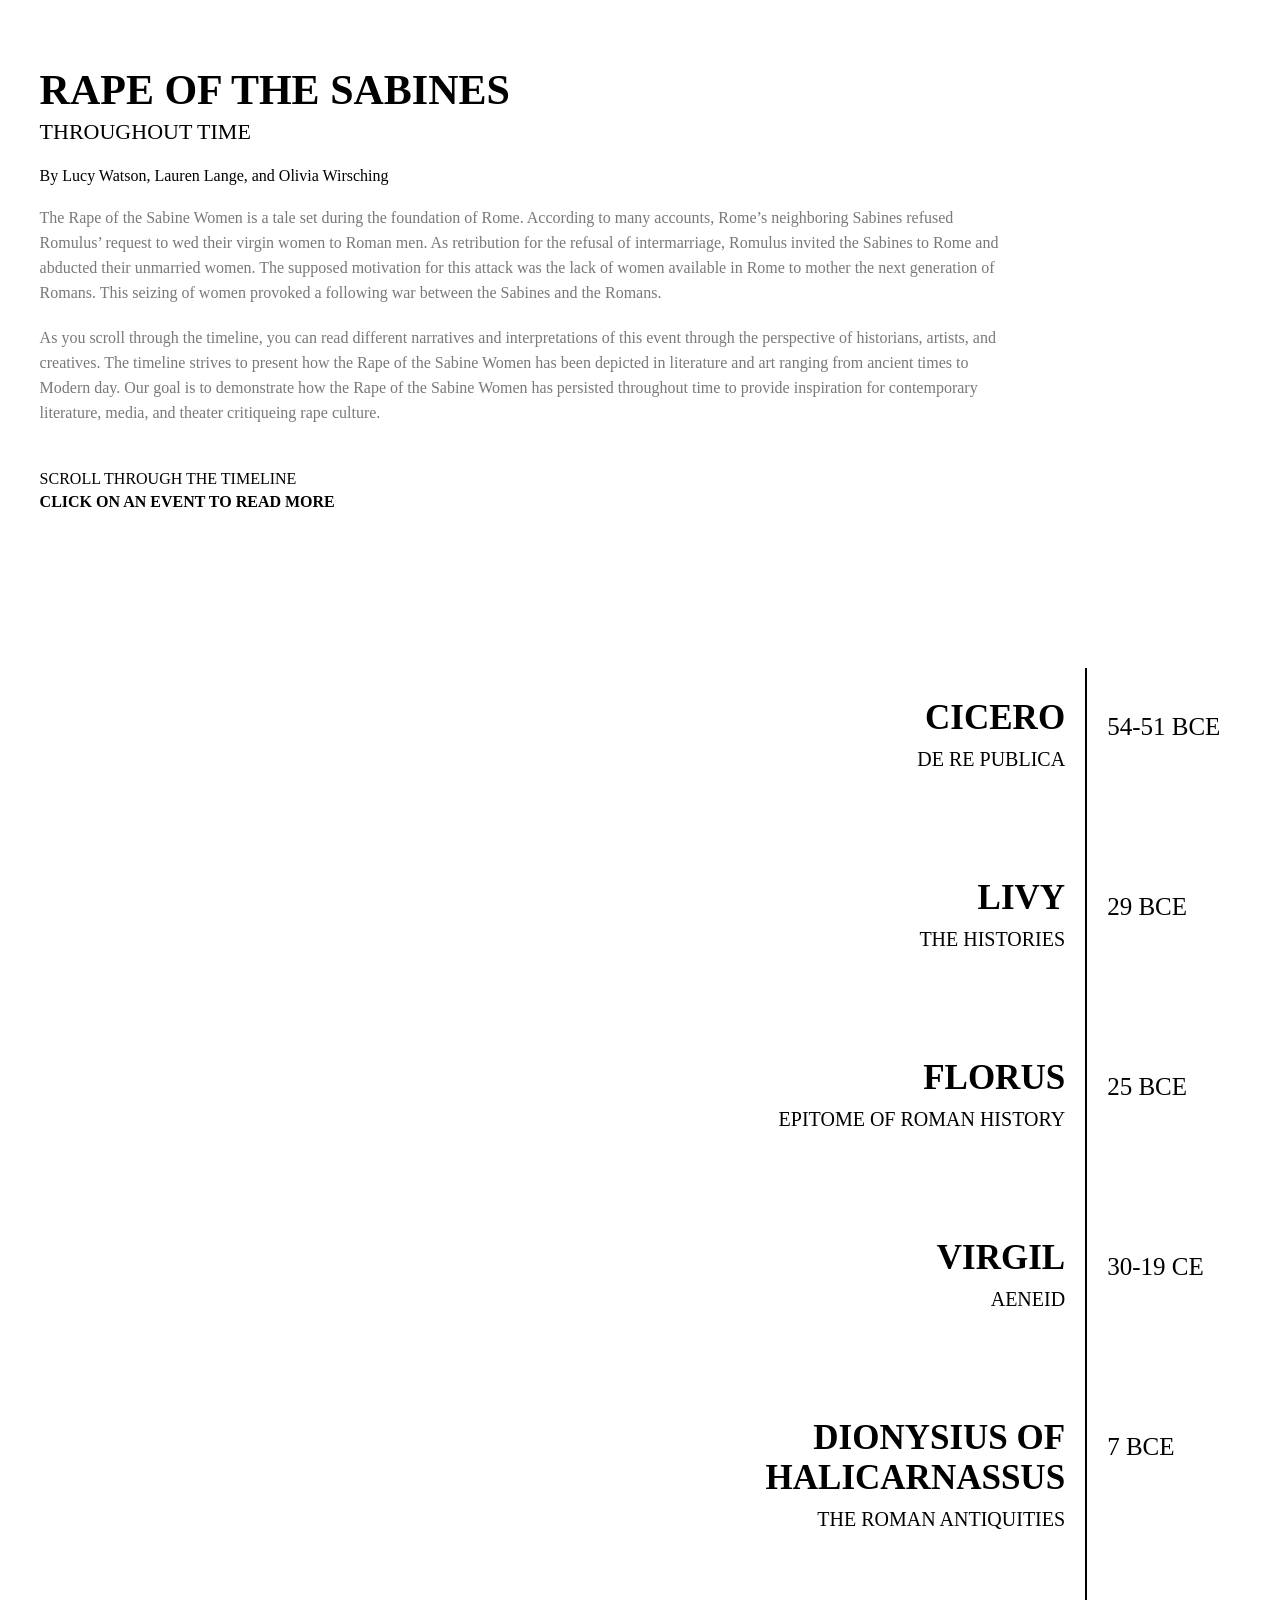
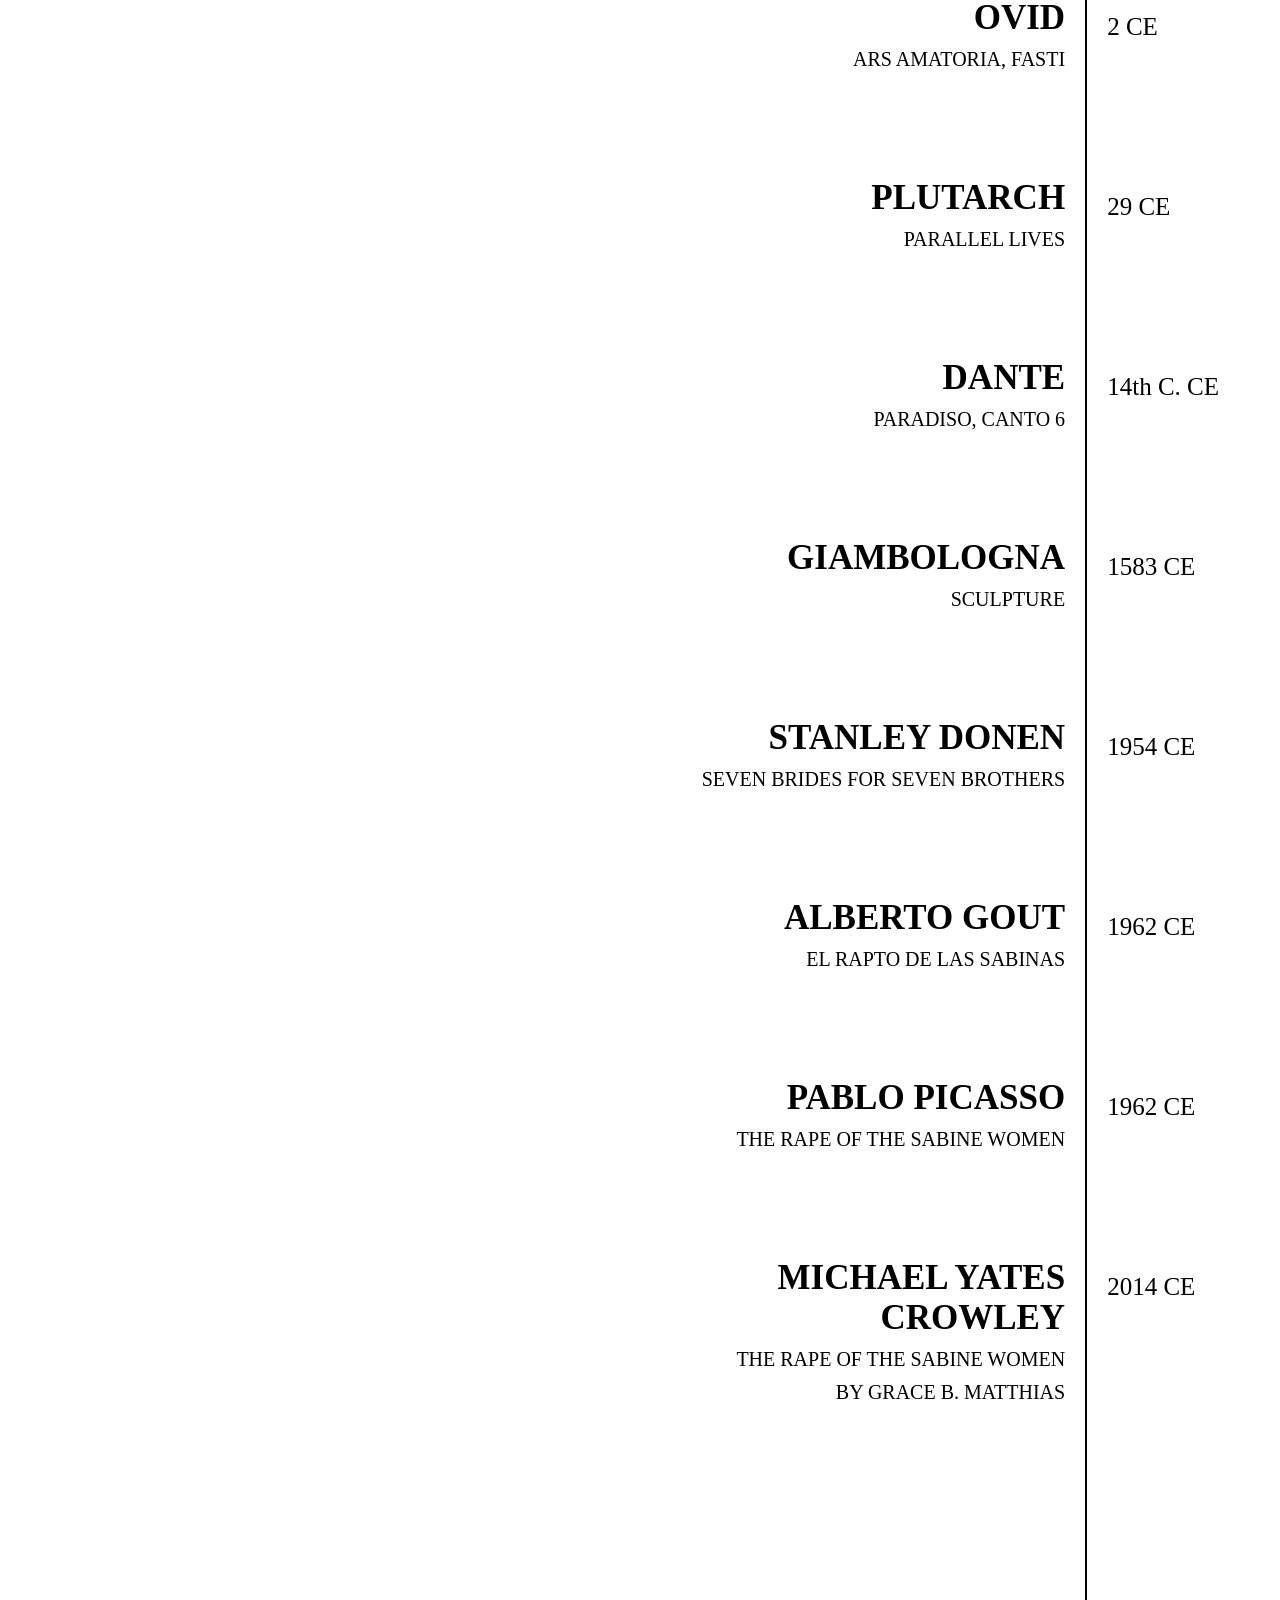
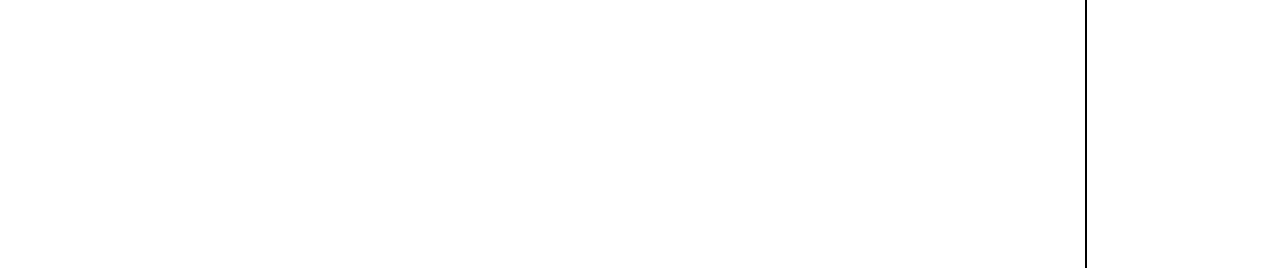
<file: index.html>
<!DOCTYPE html>
<html lang="en">
<head>
    <meta charset="UTF-8">
    <meta name="viewport" content="width=device-width, initial-scale=1.0">
    <title>Rape of the Sabines</title>
    <link rel="stylesheet" href="styles.css">
</head>
<body>
    <div class="site-wrapper">
        <div class="top-section">
            <h1>RAPE OF THE SABINES</h1>
            <h3>THROUGHOUT TIME</h3>
            <div class="caption">By Lucy Watson, Lauren Lange, and Olivia Wirsching </div>
            <div class="description">The Rape of the Sabine Women is a tale set during the foundation of Rome. According to many accounts, Rome’s neighboring Sabines refused Romulus’ request to wed their virgin women to Roman men. As retribution for the refusal of intermarriage, Romulus invited the Sabines to Rome and abducted their unmarried women. The supposed motivation for this attack was the lack of women available in Rome to mother the next generation of Romans. This seizing of women provoked a following war between the Sabines and the Romans. 
            </div>
            <div class="description">As you scroll through the timeline, you can read different narratives and interpretations of this event through the perspective of historians, artists, and creatives. The timeline strives to present how the Rape of the Sabine Women has been depicted in literature and art ranging from ancient times to Modern day. Our goal is to demonstrate how the Rape of the Sabine Women has persisted throughout time to provide inspiration for contemporary literature, media, and theater critiqueing rape culture.
            </div>
            <div class="instructions">
                <i class="fas fa-arrow-circle-down"></i>
                <div class="instructions-text">
                    <h5>SCROLL THROUGH THE TIMELINE</h5>
                    <h5 class="bold">CLICK ON AN EVENT TO READ MORE</h5>
                </div>
            </div>
        </div>
        <div class="bottom-section">
            <div class="info-panels">
                <div class="panel" style="display:none;" id="1">
                    <img src="./cicero.jpg"/>
                    <div class="text">
                        <div class="description">
                            In The Republic, Cicero examines the ideal state of government and political theory throughout the history of Rome. Cicero recounts the myth of the Rape of the Sabine Women to emphasis how Rome’s founding depended on compromise and resolution on behalf of its leaders. Through analysis of Romulus’s leadership, Cicero details the steps Romulus took to establish and strengthen Rome, “he adopted a strange and somewhat clownish plan, but worthy of a great man, whose providence extended far into futurity.” The plan Cicero refers to is the Rape of the Sabine Women where “[Romulus] ordered [the Sabine women] to be seized during the sports, and gave them in marriage to the most honourable families.” Cicero’s narrative of the myth describes the event as a necessary development for the growth of Rome. Rather than exploiting the Sabine women, Cicero comments that they were respected through honorable marriage. The individuality of the Sabine women is stripped as they are viewed as pawns in Romulus’s political schemes. In response to the outrage of the Sabines, Romulus invited their king Tatius into the Roman government. Romulus compromised his power in Rome to develop an alliance with Tatius. Cicero states Romulus achieved his goal to further strengthen Rome, “his government became much better established, aided by the authority and counsel of the fathers.” The exploitation of the Sabine women was reconciled through compromise with their fathers, and as Cicero argued, the greatest benefit to Rome was the contributions of their fathers to the establishment of the Roman government. 
                        </div>
                        <div class="citation">
                            Marcus Tullius Cicero. The Republic of Cicero, Translated from the Latin (G.W. Featherstonhaugh, Trans.). 2017.
                        </div>
                        <a href="https://www.thoughtco.com/cicero-4770071" target="_blank" class="citation">Picture</a>
                    </div>
                </div>
                <div class="panel" style="display:none;" id="2">
                    <img src="./Livy.jpeg"/>
                    <div class="text">
                        <div class="description">Famous Roman historian Livy includes a chapter titled “The Rape of the Sabines” (Ch 9) in Book I of The History of Rome. Livy poses the rape of the Sabine women as necessary to the creation of Rome, producing offspring for the all-male and otherwise unreproductive population of Romulus’ early followers. He begins his account of the rape, “The Roman State had now become so strong that it was a match for any of its neighbors in war, but its greatness threatened to last for only one generation, since through the absence of women there was no hope of offspring, and there was no right of intermarriage with their neighbors” (The History of Rome, Book I, Ch. 9). Romulus and the other Romans asked their neighboring populations for the right to intermarriage, but to no avail. Livy writes, “usually they were dismissed with the question, ‘whether they had opened an asylum for women, for nothing short of that would secure for them inter-marriage on equal terms.’ The Roman youth could ill brook such insults, and matters began to look like an appeal to force” (The History of Rome, Book I, Ch. 9).</div>
                    <div class="description">
                        The Sabine women come to the early Roman settlement for the Consualia, a festival for Neptune, disguising the venue in which the Sabines will be abducted. The abduction is described, “When the hour for the games had come, and their eyes and minds were alike riveted on the spectacle before them, the preconcerted signal was given and the Roman youth dashed in all directions to carry off the maidens who were present. The larger part were carried off indiscriminately, but some particularly beautiful girls who had been marked out for the leading patricians were carried to their houses by plebeians told off for the task” (The History of Rome, Book I, Ch. 9). Livy does not write that Romulus specifically gave the signal for his army of men to abduct the Sabines, but this detail is popular among other versions of the myth.
                    </div>
                    <div class="description">
                        Particularly unfair blame is placed on the Sabine women as the culprits of their own rape. Romulus blames the Sabine people’s pride, or superbia, for causing the rape, “Romulus, however, went round in person, and pointed out to them that it was all owing to the pride of their parents in denying right of intermarriage to their neighbors” (The History of Rome, Book I, Ch. 9). In the next chapter, he writes that the women are no longer affected by their condition of being abducted and married by force, “The feelings of the abducted maidens were now pretty completely appeased” (The History of Rome, Book I, Ch. 10).
                    </div>
                    <div class="description">In a future episode of the founding myth, the Sabine women intervene in the conflict between the Roman settlers and Sabine people, and this episode is relayed in Chapter 13, in the section “Peace and Union with the Sabines.” As Livy blamed the Sabine women for their own abduction, he also blames them for causing the war between the Sabines and Romans. Through dialogue, Livy even has the Sabine women recite this blame themselves, “‘If,’ they cried, ‘you are weary of these ties of kindred, these marriage-bonds, then turn your anger upon us; it is we who are the cause of the war, it is we who have wounded and slain our husbands and fathers. Better for us to perish rather than live without one or the other of you, as widows or as orphans’” (The History of Rome, Book I, Ch. 13).                    </div>
                    <div class="citation">Livy. The History of Rome. Book I.</div>
                    <a href="https://www.britannica.com/biography/Livy" target="_blank" class="citation">Picture</a>
                    </div>
                </div>
                <div class="panel" style="display:none;" id="3">
                    <img src="./florus.jpeg"/>
                    <div class="text">
                        <div class="description">
                            In Florus’ Epitome, concise and condensed history of Rome, covering major events from the foundation of the city to the era of the Roman Empire, ending with the closing of the Gates of Janus by Augustus in 25 B.C. It is a panegyric on the greatness of Rome and divides the life of the empire into three periods, Rome’s infancy, youth and manhood. In Book I, “The Period of the Seven Kings, beginning with Romulus,” Florus includes the rape of the Sabines in his account of the empire’s early foundations. From Florus’ account, Romulus enters the country under Aeneas, “gathered together a single body consisting of various ingredients and, as king, himself created the Roman people” (Epitome, Book I). He continues,  “But a population consisting solely of men could only last for a single lifetime; wives were, therefore, demanded from the neighbouring peoples and, when they were refused, were seized by force. For, a pretence being made of holding horse-races, the maidens who had come to look on were carried off. This immediately gave rise to wars.” Florus’ account of the Rape of the Sabines is not an entirely creative or critical one, but a traditional interpretation of the rape as it pertains to the foundational myth of Rome. The rape is seen as perhaps unfortunate, but natural and necessary step in creating a Roman people.
                        </div>
                        <div class="citation">
                            Lucius Annaeus Florus, The Epitome of Roman History. Book 1. 
                        </div>
                        <a href="https://lister.history.ox.ac.uk/index-page_id=578.html" target="_blank" class="citation">Picture</a>
                    </div>
                </div>
                <div class="panel" style="display:none;" id="4">
                    <img src="./virgil.png"/>
                    <div class="text">
                        <div class="description">
                            Virgil’s epic Aeneid glorifies the beginnings of Rome. In Book VIII, Virgil writes about a shield forged by Venus to protect her son Aeneas in war against the native inhabitants of Italy. Prophecy decreed that the shield will help guide Rome to great triumph for centuries to come. Virgil argued that Aeneas’s virtues of loyalty to the state and devotion to family are Roman ideals that connect to the prophecy and will help Rome prosper. The Rape of the Sabine Women is an pivotal foundational myth that the shield foreshadows where Aeneas’s virtues prevail to help Rome. In the myth, the kidnapped Sabine women are driven by love for their new Roman husbands and their Sabine brothers and fathers to beg for peace between Romans and Sabines. The women want to remain in Rome because Roman virtues of loyalty to the state and devotion to the family are powerful enough to unify two warring cities.
                        </div>
                        <div class="citation">Virgil. Aeneid. Book VII.</div>
                        <a href="https://www.italyonthisday.com/2020/10/virgil-roman-poet.html" target="_blank" class="citation">Picture</a>
                    </div>
                </div>
                <div class="panel" style="display:none;" id="5">
                    <img src="./dionysius.png"/>
                    <div class="text">
                        <div class="description">
                            Dionysius of Halicarnassus produced Roman Antiquities to educate the Greek people on Roman history. In his work, he incorporates the myth of the Rape of the Sabine Women into the history of Rome’s founding. In Book II of Roman Antiquities, Dionysius speculates the reason for the seizing of the virgins can be attributed to “the design of contracting an alliance with the neighboring cities, founded on affinity.” Dionysius argues that Romulus orchestrated the Rape of the Sabine Women to unite the Sabines and the Romans. Appealing to Greek mythology, Dionysius alludes to an oracle who urged Romulus to seize the Sabine women “indicating as they did that the difficulties and dangers would be great but that their outcome would be prosperous.” In response to the Rape of the Sabine Women, Rome went to war with the Sabines. However, Romulus did not want to return the women because they did not want to leave their Roman husbands, “they themselves were not unwilling to live with their husbands, should be permitted to remain with them.” Dionysius describes the complexity of the desires of the Sabine women because they both miss their Sabine families and want to stay with their new husbands, and he emphasizes the bravery and noble values of the women in their intervention when the women “delivered a long and pathetic plea, begging them [the Sabine men] to grant peace to those who were interceding for their husbands and on whose account… the war had been undertaken.” The Sabine women are illustrated as harnessing their emotions to prevent further bloodshed and beg for a union between the Sabines and Romans. Dionysius’s incorporation of the Rape of the Sabine Women presents women during Ancient Rome as emotional vessels that helped Rome grow to achieve its greatness.
                        </div>
                        <div class="citation">Dionysius of Halicarnassus. Roman Antiquities, Volume I: Book 1. Translated by Earnest Cary. Loeb Classical Library 319. Cambridge, MA: Harvard University Press, 1937.</div>    
                        <a href="https://en.wikipedia.org/wiki/Dionysius_of_Halicarnassus" target="_blank" class="citation">Picture</a>
                    </div>
                </div>
                <div class="panel" style="display:none;" id="6">
                    <img src="./ovid.jpeg"/>
                    <div class="text">
                        <div class="description">
                            Ovid’s two works the Ars Amatoria and Fasti mention the rape of the Sabines. The Ars Amatoria, translated as the “Art of Love,” is a three-part instructional work on the art of seduction and romantic pursuits. Likely because of its genre, Ovid’s description of the rape of the Sabines in Ars Amatoria is set in a theatre for dramatic effect (1). This contradicts what was popular consensus during Ovid’s time, that the rape of the Sabines occurred while Romulus was holding a horse race in the circus. Other classic versions of the rape of the Sabines either explicitly name this horse race setting or mention the agricultural god Consus in their accounts (2). Consus is associated with horses and horse races, and makes those accounts compatible with a circus setting. Indeed, in Ovid’s Fasti, a poetic interpretation of the traditions and myths associated with each month of the Roman Calendar, Ovid mentions Consus in reference to the Sabine women, in Book III in his section on the Kalends of March. On this day, the Sabine women helped resolve the conflict between the Roman settlers, their husbands and abducters, and the Sabine people, their fathers and brothers. They are referred to as the “ravished women … now almost mothers,” which acknowledges their previous abduction and rape. The Sabine women walk into the battlefield between their husbands and fathers, holding their children to their chests, “They knelt on the ground, their grandchildren, as if they understood, / With sweet cries, stretching out their little arms to their grandfathers: / Those who could, called to their grandfather, seen for the first time” (Book III, March 1: Kalends). Both ranks of fathers and husbands are moved to stop the conflict, “The arms and passions of the warriors fall: dropping their swords / Fathers and sons-in-law grasp each other’s hands, / They embrace the women, praising them, and the grandfather / Bears his grandchild on his shield: a sweeter use for it” (Book III, March 1: Kalends). This dramatic scene is integral to the image of the Sabine women in Roman myth, and will be recreated in renaissance art such as The Intervention of the Sabine Women (1799) by Jacques-Louis David.
                        </div>
                        <div class="description">
                            Although Ovid’s Fasti only casually mentions that the Sabine women were “ravished” and focuses on an episode after the rape, his poetry in Ars Amatoria includes an explicit depiction of the rape of the Sabines, and sets the rape in a Roman theatre. The humorous tone throughout Ars Amatoria is maintained in this poem on the rape of the Sabines. The lightheartedness of Ovid’s narratorial voice over the graphic and traumatic scene being described lends criticism towards this myth being so honored in Roman culture and in the founding myth. The line “Ah, Romulus, you knew how to give a soldier a bonus; with that kind of perk, even I would enlist” evokes this method of irony through lightheartedness (Ars Amatoria, Book I, Abduction of the Sabines).
                        </div>
                        <div class="citation">
                            [1] Wardman, A. E. “The Rape of the Sabines.” The Classical Quarterly 15, no. 1 (1965): 101–3. http://www.jstor.org/stable/637855.
                        </div>
                        <div class="citation">
                            [2]  Ibid.
                        </div>
                        <a href="https://www.rciusa.info/post/the-monumental-statue-of-ovid-the-history-of-romania-in-one-object" target="_blank" class="citation">Picture</a>
                    </div>
                </div>
                <div class="panel" style="display:none;" id="7">
                    <img src="./plutarch.png"/>
                    <div class="text">
                        <div class="description">
                            In The Parallel Lives, Plutarch writes a unique work of Greek literature that pairs Greek and Roman characters together to tell history through the lens of their personal virtues and vices. While writing of the life of Romulus, Plutarch includes the Rape of the Sabine Women to elaborate on the obstacles Romulus faced to ensure the future success of Rome. Plutarch provides a vivid description of the kidnapping including Romulus’s planning and the chaotic aftermath. In his description of the aftermath, he uses dialogue to emphasize the complex narrative of the Sabine women, “If, however, the war is on our behalf, carry us away with your sons-in‑law and their children, and so restore us to our fathers and kindred, but do not rob us of our children and husbands. Let us not, we beseech you, become prisoners of war again.” The Sabine women transition from victims of Rome to brave advocates of peace between two cities. The transition of the Sabine women is a vital component of Romulus’s story because the Roman men were able to win over women who resented them through their honor and goodwill as husbands. It is reflective of the virtues upon which Romulus wanted to build Rome. Plutarch notes a bridal tradition that has persisted to modern day, “And it continues to be a custom down to the present time that the bride shall not of herself cross the threshold into her new home, but be lifted up and carried in, because the Sabine women were carried in by force, and did not go in of their own accord” (15). The symbolism of carrying a new bride into her new home represents the entrance into a sacred commitment where her husband will treat her with honor and goodwill. Although the Sabine women have no true autonomy, Plutarch depicts them as content because they were given husbands with virtue.
                        </div>
                        <div class="citation">
                            Plutarch. Lives, Volume I: Theseus and Romulus. Lycurgus and Numa. Solon and Publicola. Translated by Bernadotte Perrin. Loeb Classical Library 46. Cambridge, MA: Harvard University Press, 1914.
                        </div>
                        <a href="https://www.bridgemanimages.com/en/greek/greek-art-marble-bust-of-the-greek-historian-plutarch-43-120-ad-delphi-national-archaeological/marble/asset/4626042" target="_blank" class="citation">Picture</a>
                    </div>
                </div>
                <div class="panel" style="display:none;" id="8">
                    <img src="./dante.jpg"/>
                    <div class="text">
                        <div class="description">
                            Dante references the Sabine women in Canto VI of his Paradiso. Canto VI is a history of Rome from ancient times through the time of Christ and at last to Emperor Constantine’s conversion. In the story, it is told to Dante by the Roman Emperor Justinian. It is an unorthodox retelling of the history of Rome in that it is told from a Christian point of view and shapes the history of Rome according to its significance in a Christian history. Scholar Robert Hollander suggests that this canto can be read like a Dantean version of a miniaturized Aeneid (1). The poem segments the history of Rome into sixteen sections from the death of Pallas to Charlemagne (2). 
                        </div>
                        <div class="description">
                            The section of Roman history right before the Republic in which Rome was ruled by kings is found on lines 40-42. Dante writes in the voice of Justinian, “Thou knowest what it achieved from Sabine wrong / Down to Lucretia's sorrow, in seven kings / O'ercoming round about the neighboring nations” (Paradiso, Canto VI, lines 40-41). Justinian marks the beginning and end of this period of Roman history—the foundations of the Republic—with two rapes; it begins with the rape of the Sabines and ends with the rape of Lucretia. Mimicing Justinian’s would-be perspective on the history of Rome, Dante reiterates the significance and renown of these rapes in the Republic’s foundations and in Roman history as it is retold in its whole.
                        </div>
                        <div class="citation">
                            [1] Hollander, Robert. Dante: A Life in Works. Yale University Press, 2001. (p. 140).
                        </div>
                        <div class="citation">
                            [2] Hollander, Robert and Jean. Translation of Dante’s Paradiso. Doubleday, 2007. (Canto VI).
                        </div>
                        <a href="https://www.fu-berlin.de/en/featured-stories/research/2021/dante/index.html" target="_blank" class="citation">Picture</a>
                    </div>
                </div>
                <div class="panel" style="display:none;" id="9">
                    <img src="./giambologna.png"/>
                    <div class="text">
                        <div class="description">
                            Giambologna created this masterpice, The Rape of the Sabine Women, in the 16th century for the Medici family of Florence. The statue now stands in one of Florence’s most popular locations in the Loggia dei Lanzi outside of the Palazzo Vecchio. The piece depicts three figures: a defeated Sabine man on the bottom, a victorious Roman man in the middle, and the abducted Sabine woman in his arms. It captures the emotion of the Rape of the Sabines and tells the story of this event in just one moment. However, the original viewers of the piece were not aware of its significance and a plaque had to be added to explain the scene to onlookers. Giambologna introduces revolutionary dynamics to his work with this sculpture and the placement of his figures is replicated in later works of art on the same subject matter by Nicolas Poussin and Pietro da Cortona. 
                        </div>
                        <div class="citation">Dr. Shannon Pritchard, "Giambologna, Abduction of a Sabine Woman," in Smarthistory, September 8, 2016, accessed December 13, 2023, https://smarthistory.org/giambologna-abduction-of-a-sabine-woman/</div>
                        <a href="https://smarthistory.org/giambologna-abduction-of-a-sabine-woman/" target="_blank" class="citation">Picture</a>
                    </div>
                </div>
                <div class="panel" style="display:none;" id="10">
                    <img src="./donen.jpeg"/>
                    <div class="text">
                        <div class="description">
                            Seven Brides for Seven Brothers is a 1954 musical based on the 1954 American musical film Seven Brides for Seven Brothers, directed by Stanley Donen. Donen’s film is an adaptation of the short story “The Sobbin' Women” by Stephen Vincent Benét, a play on words from “the Sabine women” in the Roman Myth. Named “one of the best American musical films ever made” by the American Film Institute in 2006, Seven Brides for Seven Brothers is a lighthearted and humorous musical with particularly famous and groundbreaking choreography, first choreographed in the Donen film version by Michael Kidd. 
                        </div>
                        <div class="description">
                            The play is set on a remote farm in Oregon in the 1850s, and features a family of seven brothers. The eldest brother, Adam Pontipee, goes to town and returns with a wife, Milly, whom he marries on the same day they meet. Milly is shocked to find out that Adam has six younger brothers who lack manners and social graces, and she takes it upon herself to civilize them and turn them into respectable men. Milly teaches them how to behave and educates them on courting women. The six younger brothers then decide they want wives of their own, and taking inspiration from the Romans, they go to town to kidnap six women to marry them, emulating the story of the Sabine Women from the foundational myth. A winter storm traps them together in the brothers' cabin, allowing the couples to get to know each other.
                        </div>
                        <div class="description">
                            This lighthearted play emulates the same trivialization and rationalization of kidnapping that we see in Livy’s version of the myth in The History of Rome. Like how in the chapters proceeding the episode of the rape, Livy writes that “the feelings of the abducted maidens were now pretty completely appeased” (The History of Rome, Book I, Ch. 10), the abducted women in Seven Brides for Seven Brothers are also completely appeased in their situation, falling in love with each of the brothers that abducted them, and at the end of the musical, happily agreeing to marriage with each.
                        </div>
                        <div class="citation">
                            Seven Brides for Seven Brothers. Directed by Stanley Donen. 1954.
                        </div>
                        <div class="citation">Livy. The History of Rome. Book I.</div>
                        <a href="https://www.imdb.com/title/tt0047472/mediaviewer/rm3027835137/" target="_blank" class="citation">Picture</a>
                    </div>
                </div>
                <div class="panel" style="display:none;" id="11">
                    <img src="./gout.jpg"/>
                    <div class="text">
                        <div class="description">
                            Alberto Gout’s 1962 film El Rapto de las Sabinas portrays the ancient myth of the Rape of the Sabines during Roman time. Gout divides the film by the core complexities of the myth including the conflict, passion, and reconciliation between Sabines and Romans. However, Gout diverges from the traditional Eurocentric narrative by incorporating his Latin American perspective. His use of Latin American actors, the Spanish script, and a set design drawing from Latin American influences caters to his targeted Latin American audience. However, Gout also includes modern social and political themes to relate the plight of the Sabine women to his modern audience. The themes include colonialism, complex racial identities, and social struggles. Gout successfully used modern context to show how the ancient myth of the Sabine women can be made relevant across different cultures and times.
                        </div>
                        <div class="citation">
                            El Rapto de las Sabinas. Directed by Alberto Gout. 1962.
                        </div>
                        <a href="https://www.imdb.com/title/tt0339560/" target="_blank" class="citation">Picture</a>
                    </div>
                </div>
                <div class="panel" style="display:none;" id="12">
                    <img src="./picasso.jpeg"/>
                    <div class="text">
                        <div class="description">
                            Picasso’s series of paintings, The Rape of the Sabines, is a depiction of Cold War politics painted at the height of the Cuban Missile Crisis in the autumn of 1962. In the paintings, modern empires the Nazi, Napoleonic, Russian and American empires involved in Cold War stand in for the Roman Empire as the protagonists of the rape of the Sabines. The painting centers the suffering of multiple contorted figures—men, women, horses, infants—critiques of the suffering and violence which afflicts innocent people as the result of the major powers’ conflict. Picasso borrows artistic concept and imagery of the sabine women from Poussin’s painting Rape of the Sabine Women (1637-38) and Jacques-Louis David’s The Intervention of the Sabine Women (1799). The Rape of the Sabines is stylistically similar to Picasso’s famous Guernica, created in 1937. The Rape of the Sabines is said to have been painted ten days after American reconnaissance planes first recorded the construction of Soviet missile bases in Cuba. Guernica was similarly an immediate response to wartime developments, responding to the bombing of Guernica during the Spanish Civil war in 1937. The Rape of the Sabines contributes to a larger canon of artistic depictions of the rape of sabine women in Roman myth. Many of these depictions work off of each other and borrow figures and stylistic formations, but what is important is that they are all actually reproducing a depiction of the intervention of the Sabine women in the conflict between Roman settlers and Sabine people. This is the same intervention detailled in Ovid’s poetry in Fasti. The intervention is still a crucial part of the Sabine womens’ story and the foundational myth of Rome, but for many paintings like Picasso’s which are titled The Rape of the Sabines (for example, Poussin’s Rape of the Sabine Women), artists are actually reproducing a different part of the myth. It is interesting to think about what source material these artists were familiar with and working with during their creation process, and what story about the Sabine women latched on to contemporary consciousness in each of the artists’ times.
                        </div>
                        <div class="citation">
                            "The Rape of the Sabine Women, by Pablo Picasso." Pablo Picasso and his paintings. https://www.pablopicasso.org/the-rape-of-the-sabine-women.jsp#prettyPhoto
                        </div>
                        <a href="https://www.pablopicasso.org/the-rape-of-the-sabine-women.jsp" target="_blank" class="citation">Picture</a>
                    </div>
                </div>
                <div class="panel" style="display:none;" id="13">
                    <img src="./crowley.png"/>
                    <div class="text">
                        <div class="description">
                            In the 2014 play “The Rape of the Sabine Women by Grace B. Matthias,” writer Michael Yates Crowley and director Tyne Rafaeli reinterpret the Roman myth through a contemporary lens to explore perceptions of gender and sex violence. The central character Grace B. Matthias creates a narrative focused on the trauma and complexities of being a sexual assault survivor. The play calls for a deeper societal understanding and respect for consent while pointing out how historical narratives can shape perceptions of modern issues like gender and sex violence. According to Jesse Green of the New York Times, the play is able to address the severity of rape and its repercussions while simultaneously relaying the empowering victim narrative that is used in the ancient myth. Using the ancient Roman myth of the Rape of the Sabine Women is a bold mechanism to address the urgent and pervasive issues of gender and sex violence in the world today.
                        </div>
                        <div class="citation">
                            "Michael Yates Crowley’s The Rape of the Sabine Women by Grace B. Matthias Directed by Tyne Rafaeli." The Playwrights Realm. https://playwrightsrealm.org/michael-yates-crowleys-the-rape-of-the-sabine-women-by-grace-b-matthias
                        </div>
                        <div class="citation">
                           Green, Jesse."Review: Sexual Assault as Both History Lesson and Satire." The New York Times. September 10, 2017. https://www.nytimes.com/2017/09/10/theater/review-the-rape-of-the-sabine-women-by-grace-b-matthias.html
                        </div>
                        <a href="https://playwrightsrealm.org/michael-yates-crowleys-the-rape-of-the-sabine-women-by-grace-b-matthias" target="_blank" class="citation">Picture</a>
                    </div>
                </div>
            </div>
            <div class="timeline">
                <div class="titles">
                    <div class="event right" id="cicero">
                        <h2 onclick="onClick('1', 'cicero')">CICERO</h2>
                        <h5 class="subtitle">DE RE PUBLICA</h5>
                    </div>
                    <div class="event right" id="livy"> 
                        <h2 onclick="onClick('2', 'livy')">LIVY</h2>
                        <h5 class="subtitle">THE HISTORIES</h5>
                    </div>
                    <div class="event right" id="florus"> 
                        <h2 onclick="onClick('3', 'florus')">FLORUS</h2>
                        <h5 class="subtitle">EPITOME OF ROMAN HISTORY</h5>
                    </div>
                    <div class="event right" id="virgil"> 
                        <h2 onclick="onClick('4', 'virgil')">VIRGIL</h2>
                        <h5 class="subtitle">AENEID</h5>
                    </div>
                    <div class="event right" id="dionysius"> 
                        <h2 onclick="onClick('5', 'dionysius')">DIONYSIUS OF HALICARNASSUS</h2>
                        <h5 class="subtitle">THE ROMAN ANTIQUITIES</h5>
                    </div>
                    <div class="event right" id="ovid"> 
                        <h2 onclick="onClick('6', 'ovid')">OVID</h2>
                        <h5 class="subtitle">ARS AMATORIA, FASTI</h5>
                    </div>
                    <div class="event right" id="plutarch"> 
                        <h2 onclick="onClick('7', 'plutarch')">PLUTARCH</h2>
                        <h5 class="subtitle">PARALLEL LIVES</h5>
                    </div>
                    <div class="event right" id="dante"> 
                        <h2 onclick="onClick('8', 'dante')">DANTE</h2>
                        <h5 class="subtitle">PARADISO, CANTO 6</h5>
                    </div>
                    <div class="event right" id='giambologna'> 
                        <h2 onclick="onClick('9', 'giambologna')">GIAMBOLOGNA</h2>
                        <h5 class="subtitle">SCULPTURE</h5>
                    </div>
                    <div class="event right" id='donen'> 
                        <h2  onclick="onClick('10', 'donen')">STANLEY DONEN</h2>
                        <h5 class="subtitle">SEVEN BRIDES FOR SEVEN BROTHERS</h5>
                    </div>
                    <div class="event right" id='gout'> 
                        <h2  onclick="onClick('11', 'gout')">ALBERTO GOUT</h2>
                        <h5 class="subtitle">EL RAPTO DE LAS SABINAS</h5>
                    </div>
                    <div class="event right" id='picasso'> 
                        <h2 onclick="onClick('12', 'picasso')">PABLO PICASSO</h2>
                        <h5 class="subtitle">THE RAPE OF THE SABINE WOMEN</h5>
                    </div>
                    <div class="event right" id ='crowley'> 
                        <h2 onclick="onClick('13', 'crowley')">MICHAEL YATES CROWLEY</h2>
                        <h5 class="subtitle">THE RAPE OF THE SABINE WOMEN</h5>
                        <h5 class="subtitle">BY GRACE B. MATTHIAS</h5>
                    </div>
                </div>
                <div class="line"></div>
                <div class="titles">
                    <div class="event">
                        <div class="date">54-51 BCE</div>
                    </div>
                    <div class="event">
                        <div class="date">29 BCE</div>
                    </div>
                    <div class="event">
                        <div class="date">25 BCE</div>
                    </div>
                    <div class="event">
                        <div class="date">30-19 CE</div>
                    </div>
                    <div class="event">
                        <div class="date">7 BCE</div>
                    </div>
                    <div class="event">
                        <div class="date">2 CE</div>
                    </div>
                    <div class="event">
                        <div class="date">29 CE</div>
                    </div>
                    <div class="event">
                        <div class="date">14th C. CE</div>
                    </div>
                    <div class="event">
                        <div class="date">1583 CE</div>
                    </div>
                    <div class="event">
                        <div class="date">1954 CE</div>
                    </div>
                    <div class="event">
                        <div class="date">1962 CE</div>
                    </div>
                    <div class="event">
                        <div class="date">1962 CE</div>
                    </div>
                    <div class="event">
                        <div class="date">2014 CE</div>
                    </div>
                </div>
            </div>
        </div>
    </div>
    <script src="index.js"></script>
</body>
</html>
</file>
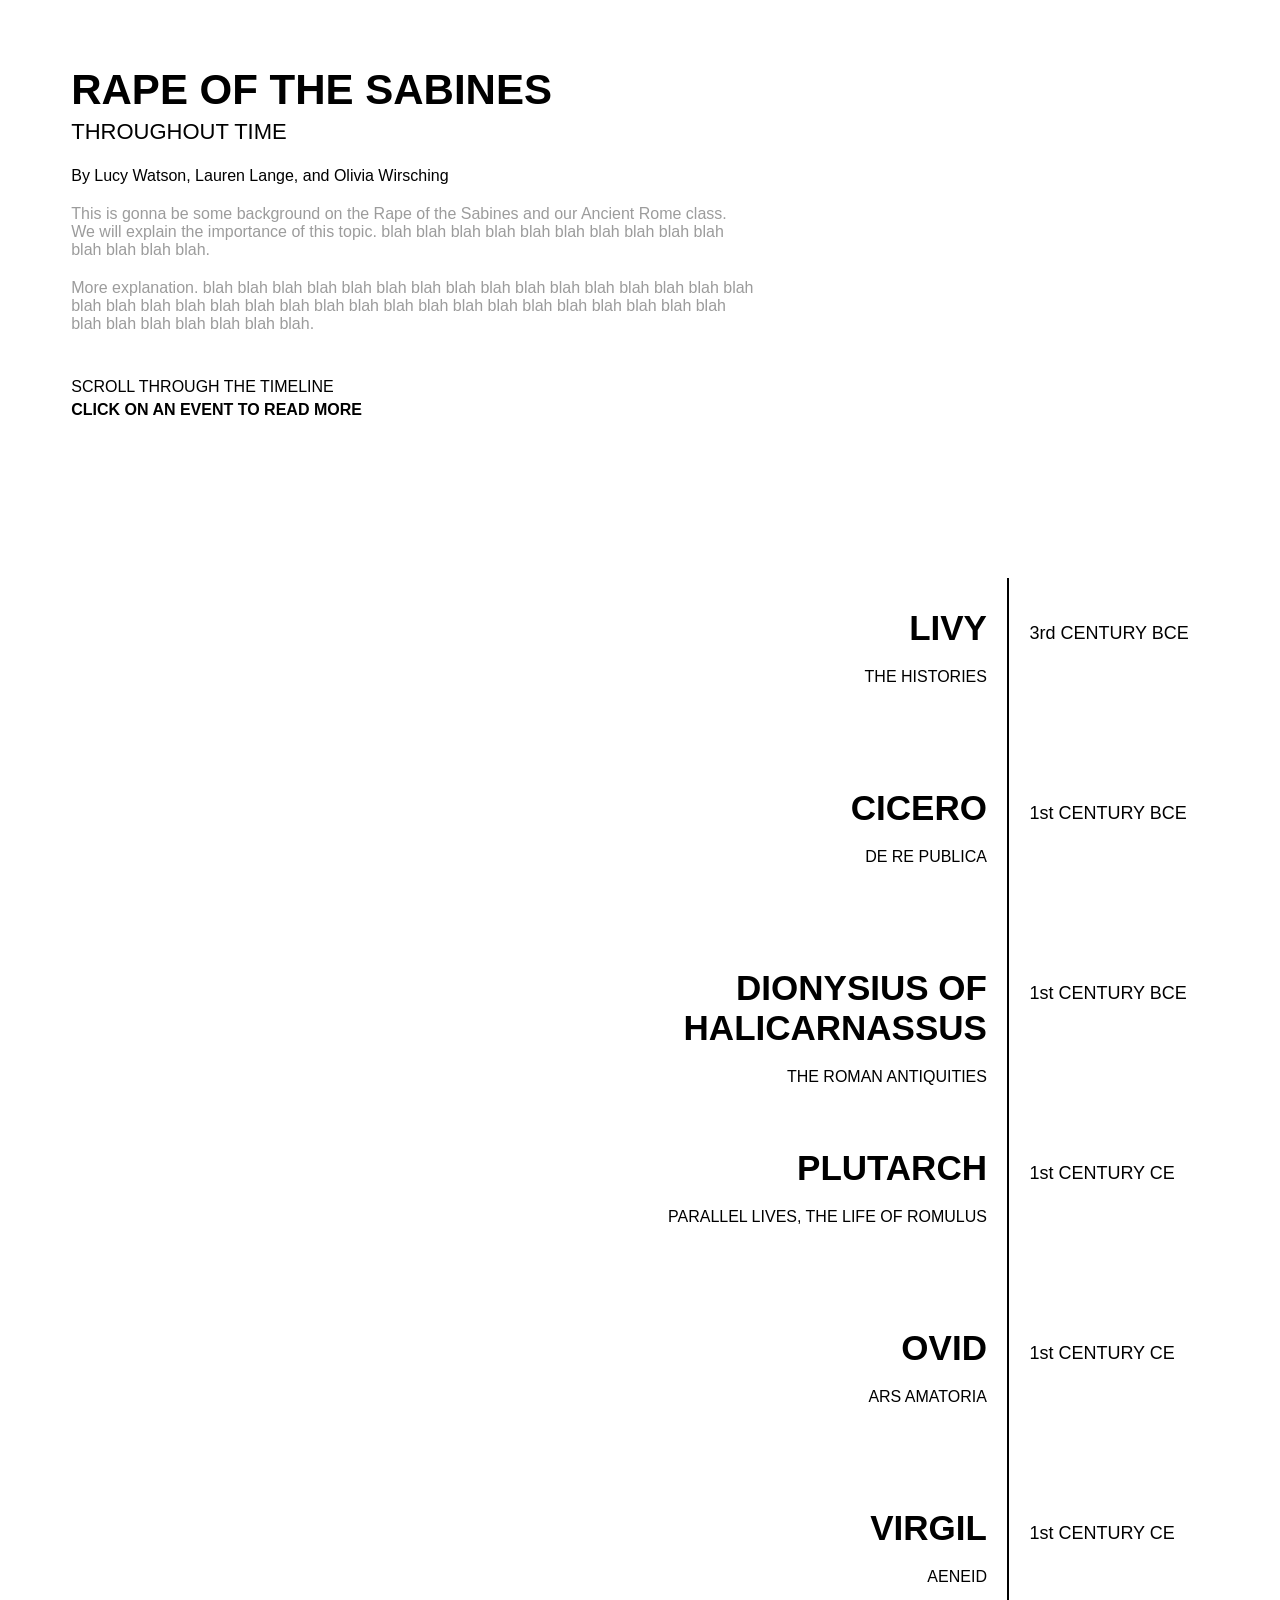
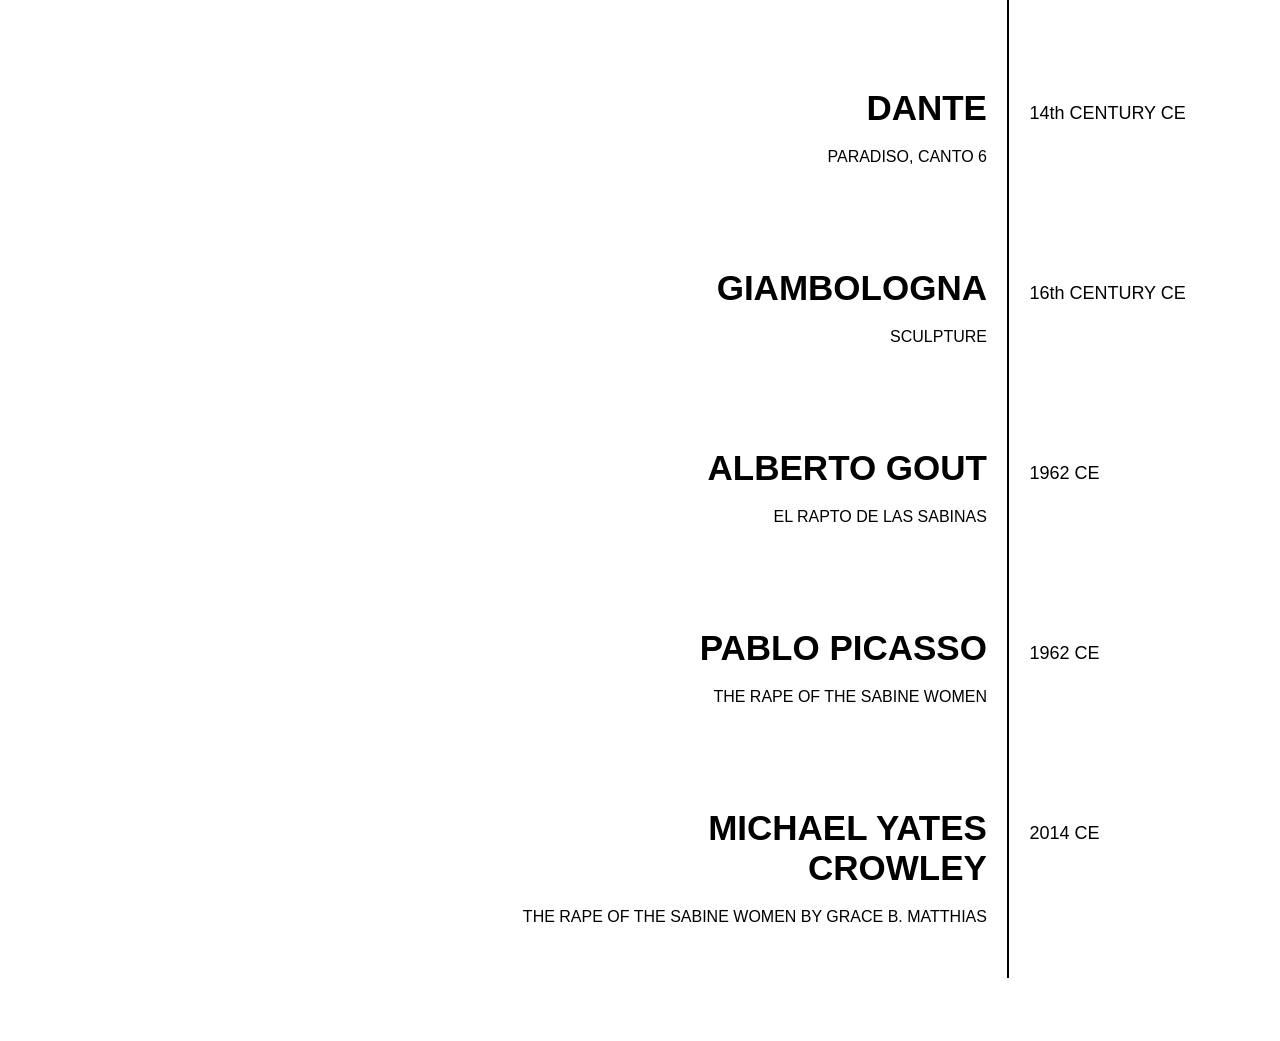
<file: rome-final/index.html>
<!DOCTYPE html>
<html lang="en">
<head>
    <meta charset="UTF-8">
    <meta name="viewport" content="width=device-width, initial-scale=1.0">
    <title>Rape of the Sabines</title>
    <link rel="stylesheet" href="styles.css">
</head>
<body>
    <div class="site-wrapper">
        <div class="top-section">
            <h1>RAPE OF THE SABINES</h1>
            <h3>THROUGHOUT TIME</h3>
            <div class="caption">By Lucy Watson, Lauren Lange, and Olivia Wirsching </div>
            <div class="description">This is gonna be some background on the Rape of the Sabines and our Ancient Rome class. We will explain the importance of this topic. blah blah blah blah blah blah blah blah blah blah blah blah blah blah. </div>
            <div class="description">More explanation. blah blah blah blah blah blah blah blah blah blah blah blah blah blah blah blah blah blah blah blah blah blah blah blah blah blah blah blah blah blah blah blah blah blah blah blah blah blah blah blah blah blah. </div>
            <div class="instructions">
                <i class="fas fa-arrow-circle-down"></i>
                <div class="instructions-text">
                    <h5>SCROLL THROUGH THE TIMELINE</h5>
                    <h5 class="bold">CLICK ON AN EVENT TO READ MORE</h5>
                </div>
            </div>
        </div>
        <div class="bottom-section">
            <div class="info-panels">
                <div class="panel" style="display:none;" id="1">
                    <img src="./Livy.jpeg"/>
                </div>
                <div class="panel" style="display:none;" id="2">
                    <img src="./cicero.jpg"/>
                </div>
                <div class="panel" style="display:none;" id="3">
                    <img src="./dionysius.png"/>
                </div>
                <div class="panel" style="display:none;" id="4">
                    <img src="./plutarch.png"/>
                </div>
                <div class="panel" style="display:none;" id="5">
                    <img src="./ovid.jpeg"/>
                </div>
                <div class="panel" style="display:none;" id="6">
                    <img src="./virgil.png"/>
                </div>
                <div class="panel" style="display:none;" id="7">
                    <img src="./dante.jpg"/>
                </div>
                <div class="panel" style="display:none;" id="8">
                    <img src="./giambologna.png"/>
                </div>
                <div class="panel" style="display:none;" id="9">
                    <img src="./gout.jpg"/>
                </div>
                <div class="panel" style="display:none;" id="10">
                    <img src="./picasso.jpeg"/>
                </div>
                <div class="panel" style="display:none;" id="11">
                    <img src="./crowley.png"/>
                </div>
            </div>
            <div class="timeline">
                <div class="titles">
                    <div class="event right" id="livy"> 
                        <h2 onclick="onClick('1', 'livy')">LIVY</h2>
                        <h5 class="subtitle">THE HISTORIES</h5>
                    </div>
                    <div class="event right" id="cicero">
                        <h2 onclick="onClick('2', 'cicero')">CICERO</h2>
                        <h5 class="subtitle">DE RE PUBLICA</h5>
                    </div>
                    <div class="event right" id="dionysius"> 
                        <h2 onclick="onClick('3', 'dionysius')">DIONYSIUS OF HALICARNASSUS</h2>
                        <h5 class="subtitle">THE ROMAN ANTIQUITIES</h5>
                    </div>
                    <div class="event right" id="plutarch"> 
                        <h2 onclick="onClick('4', 'plutarch')">PLUTARCH</h2>
                        <h5 class="subtitle">PARALLEL LIVES, THE LIFE OF ROMULUS</h5>
                    </div>
                    <div class="event right" id="ovid"> 
                        <h2 onclick="onClick('5', 'ovid')">OVID</h2>
                        <h5 class="subtitle">ARS AMATORIA</h5>
                    </div>
                    <div class="event right" id="virgil"> 
                        <h2 onclick="onClick('6', 'virgil')">VIRGIL</h2>
                        <h5 class="subtitle">AENEID</h5>
                    </div>
                    <div class="event right" id="dante"> 
                        <h2 onclick="onClick('7', 'dante')">DANTE</h2>
                        <h5 class="subtitle">PARADISO, CANTO 6</h5>
                    </div>
                    <div class="event right" id='giambologna'> 
                        <h2 onclick="onClick('8', 'giambologna')">GIAMBOLOGNA</h2>
                        <h5 class="subtitle">SCULPTURE</h5>
                    </div>
                    <div class="event right" id='gout'> 
                        <h2  onclick="onClick('9', 'gout')">ALBERTO GOUT</h2>
                        <h5 class="subtitle">EL RAPTO DE LAS SABINAS</h5>
                    </div>
                    <div class="event right" id='picasso'> 
                        <h2 onclick="onClick('10', 'picasso')">PABLO PICASSO</h2>
                        <h5 class="subtitle">THE RAPE OF THE SABINE WOMEN</h5>
                    </div>
                    <div class="event right" id ='crowley'> 
                        <h2 onclick="onClick('11', 'crowley')">MICHAEL YATES CROWLEY</h2>
                        <h5 class="subtitle">THE RAPE OF THE SABINE WOMEN BY GRACE B. MATTHIAS</h5>
                    </div>
                </div>
                <div class="line"></div>
                <div class="titles">
                    <div class="event">
                        <div class="date">3rd CENTURY BCE</div>
                    </div>
                    <div class="event">
                        <div class="date">1st CENTURY BCE</div>
                    </div>
                    <div class="event">
                        <div class="date">1st CENTURY BCE</div>
                    </div>
                    <div class="event">
                        <div class="date">1st CENTURY CE</div>
                    </div>
                    <div class="event">
                        <div class="date">1st CENTURY CE</div>
                    </div>
                    <div class="event">
                        <div class="date">1st CENTURY CE</div>
                    </div>
                    <div class="event">
                        <div class="date">14th CENTURY CE</div>
                    </div>
                    <div class="event">
                        <div class="date">16th CENTURY CE</div>
                    </div>
                    <div class="event">
                        <div class="date">1962 CE</div>
                    </div>
                    <div class="event">
                        <div class="date">1962 CE</div>
                    </div>
                    <div class="event">
                        <div class="date">2014 CE</div>
                    </div>
                </div>
            </div>
        </div>
    </div>
    <script src="index.js"></script>
</body>
</html>
</file>
<file: styles.css>
body {
    font-family:'Roboto';
    display: flex;
    justify-content: center;
    font-size: 16px;
}

.site-wrapper {
    display: flex;
    flex-direction: column;
    width: 95%;
    margin-top: 30px;
}

.top-section {
    height: 70vh;
    width: 80%
}

h1 {
    font-weight: 800;
    font-size: 42px;
    margin-bottom: 5px;
}

h2 {
    font-size: 35px;
    text-align: right;
    margin: 15px 0 5px 0;
}

h2:hover {
    color: rgb(76, 76, 76);
    cursor: pointer;
}

h3 {
    font-size: 22px;
    letter-spacing: 119;
    margin-top: 5px;
    font-weight: 400;
}

h5 {
    font-weight: 400;
    margin: 5px 0 5px 0;
    font-size: 16px;
}

.bold {
    font-weight: 600;
}

.description {
    font-size: 16px;
    color: #797979;
    font-weight: 400;
    margin: 20px 0 20px 0;
    line-height: 25px;
}

.instructions {
    margin-top: 45px;
}

.instructions-text {
    font-size: 18px;
}

.bottom-section {
    width: 100%;
    display: flex;
}

.info-panels {
    width: 70%;
}

.line {
    height: 2800px;
    width: 3px;
    background-color: black;
}

.timeline {
    display: flex;
}

.titles {
    margin: 15px 20px 30px 0;
}

.date {
    margin: 30px 0px 30px 20px;
    font-size: 25px;
    width: max-content;
    font-weight: 200;
}

.subtitle {
    width: max-content;
    font-size: 20px;
    font-weight: 400;
}

.event {
    margin-bottom: 80px;
    height: 100px;
}

.right {
    display: flex;
    flex-direction: column;
    align-items: flex-end;
}

.info-panels {
    height: 1000px;
    display: flex;
    flex-direction: column; 
    margin-top: 300px;
}

.panel {
    height: auto;
    background-color: rgb(230, 230, 230);
    border-radius: 40px;
    padding: 15px 15px 15px 15px;
}

.text {
    margin: 30px 20px 20px 20px;
}

.text .description {
    color: rgb(47, 47, 47);
}

#\31 {
    margin-top: -300px;
}

#\32 {
   margin-top: -100px;
}

#\33 {
    margin-top: 90px;
}
 
#\34 {
    margin-top: 270px;
}

#\35 {
    margin-top: 450px;
}

#\36 {
    margin-top: 640px;
}

#\37 {
    margin-top: 830px;
}

#\38 {
    margin-top: 1000px;
}

#\39 {
    margin-top: 1190px;
}

#\31\30 {
    margin-top: 1320px;
}

#\31\31 {
    margin-top: 1550px;
}

#\31\32 {
    margin-top: 1650px;
}

#\31\33 {
    margin-top: 1870px;
}

.panel img {
    height: 300px;
    width: 100%;
    border-radius: 40px;
    object-fit: cover;
}

.citation {
    font-size: 13px;
    color: gray;
    line-height: 15px;
}
</file>
<file: rome-final/styles.css>
body {
    font-family:'Trebuchet MS', 'Lucida Sans Unicode', 'Lucida Grande', 'Lucida Sans', Arial, sans-serif;
    display: flex;
    justify-content: center;
    font-size: 16px;
}

.site-wrapper {
    display: flex;
    flex-direction: column;
    width: 90%;
    margin-top: 30px;
}

.top-section {
    height: 60vh;
    width: 60%
}

h1 {
    font-weight: 800;
    font-size: 42px;
    margin-bottom: 5px;
}

h2 {
    font-size: 35px;
    text-align: right;
    margin: 15px 0 15px 0;
}

h2:hover {
    color: rgb(76, 76, 76);
    cursor: pointer;
}

h3 {
    font-size: 22px;
    letter-spacing: 119;
    margin-top: 5px;
    font-weight: 400;
}

h5 {
    font-weight: 300;
    margin: 5px 0 5px 0;
    font-size: 16px;
}

.bold {
    font-weight: 600;
}

.description {
    font-size: 16px;
    color: #9c9c9c;
    font-weight: 400;
    margin: 20px 0 20px 0;
}

.instructions {
    margin-top: 45px;
}

.instructions-text {
    font-size: 18px;
}

.bottom-section {
    width: 100%;
    display: flex;
}

.info-panels {
    width: 70%;
}

.line {
    height: 2000px;
    width: 3px;
    background-color: black;
}

.timeline {
    display: flex;
}

.titles {
    margin: 15px 20px 30px 0;
}

.date {
    margin: 30px 0px 30px 20px;
    font-size: 18px;
    width: max-content;
}

.subtitle {
    width: max-content;
}

.event {
    margin-bottom: 80px;
    height: 100px;
}

.right {
    display: flex;
    flex-direction: column;
    align-items: flex-end;
}

.info-panels {
    height: 1000px;
    display: flex;
    flex-direction: column; 
    margin-top: 300px;
}

.panel {
    min-height: 700px;
    background-color: rgb(230, 230, 230);
    border-radius: 40px;
    padding: 15px 15px 15px 15px;
}

#\31 {
    margin-top: -300px;
}

#\32 {
   margin-top: -100px;
}

#\33 {
    margin-top: 90px;
}
 
#\34 {
    margin-top: 270px;
}

#\35 {
    margin-top: 450px;
}

#\36 {
    margin-top: 640px;
}

#\37 {
    margin-top: 830px;
}

#\38 {
    margin-top: 1000px;
}

#\39 {
    margin-top: 1190px;
}

#\31\30 {
    margin-top: 1320px;
}

#\31\31 {
    margin-top: 1550px;
}

.panel img {
    height: 300px;
    width: 100%;
    border-radius: 40px;
    object-fit: cover;
}
</file>
